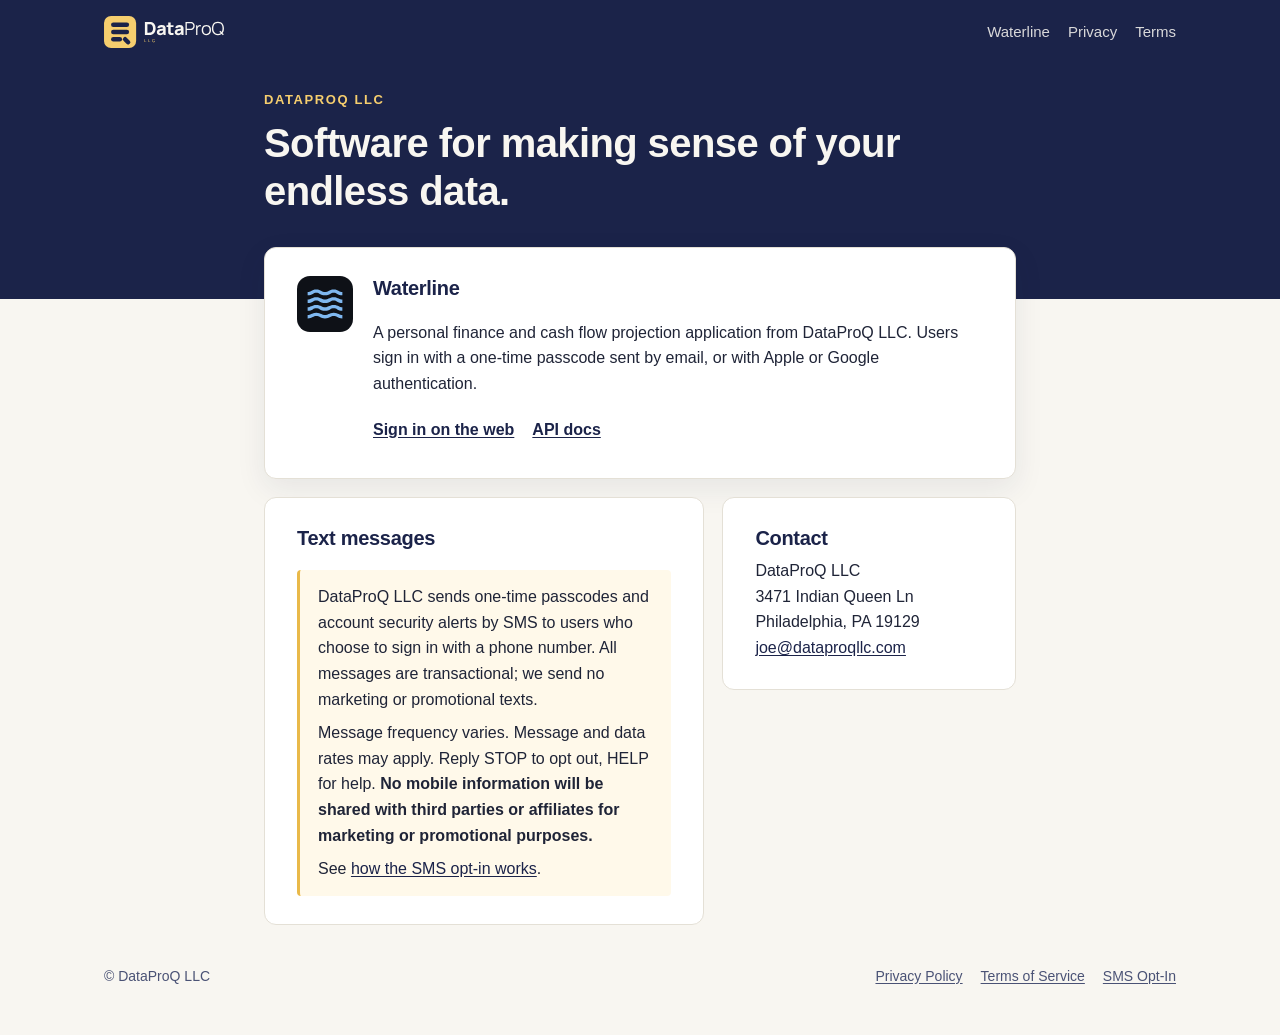
<file: index.html>
<!DOCTYPE html>
<html lang="en">
<head>
  <meta charset="utf-8">
  <meta name="viewport" content="width=device-width, initial-scale=1">
  <meta http-equiv="Content-Security-Policy" content="default-src 'none'; style-src 'self'; img-src 'self'; base-uri 'none'; form-action 'none'">
  <title>DataProQ LLC</title>
  <meta name="description" content="DataProQ LLC: software for making sense of your endless data. Makers of Waterline.">
  <meta name="theme-color" content="#1B2349">
  <link rel="icon" href="/favicon.ico" sizes="32x32">
  <link rel="icon" href="/img/brand/dataproq-icon-gold.svg" type="image/svg+xml">
  <link rel="apple-touch-icon" href="/apple-touch-icon.png">
  <link rel="stylesheet" href="/css/brand.css">
  <link rel="stylesheet" href="/css/site.css">
</head>
<body>
  <a class="skip" href="#main">Skip to the text</a>
  <header class="site-header">
    <div class="bar">
      <a class="brand" href="/" aria-label="DataProQ LLC home" aria-current="page">
        <picture>
          <source media="(max-width: 560px)" srcset="/img/brand/dataproq-icon-gold.svg">
          <img src="/img/brand/dataproq-logo-for-dark-bg.svg" alt="DataProQ LLC" width="122" height="32">
        </picture>
      </a>
      <nav class="site-nav" aria-label="DataProQ">
        <a href="/waterline/">Waterline</a>
        <a href="/privacy.html">Privacy</a>
        <a href="/terms.html">Terms</a>
      </nav>
    </div>
    <div class="page-head home-head">
      <p class="kicker">DataProQ LLC</p>
      <h1>Software for making sense of your endless data.</h1>
    </div>
  </header>

  <main id="main" class="sheet home">
    <section class="card product-card" aria-labelledby="waterline-title">
      <img class="icon" src="/img/brand/waterline-icon.svg" alt="" width="56" height="56">
      <h2 id="waterline-title">Waterline</h2>
      <p>
        A personal finance and cash flow projection application from DataProQ LLC. Users sign in with a
        one-time passcode sent by email, or with Apple or Google authentication.
      </p>
      <p class="links">
        <a href="/waterline/">Sign in on the web</a>
        <a href="/waterline/api/">API docs</a>
      </p>
    </section>

    <div class="pair">
      <section class="card" aria-labelledby="sms-title">
        <h2 id="sms-title">Text messages</h2>
        <div class="sms">
          <p>
            DataProQ LLC sends one-time passcodes and account security alerts by SMS
            to users who choose to sign in with a phone number. All messages are
            transactional; we send no marketing or promotional texts.
          </p>
          <p>
            Message frequency varies. Message and data rates may apply. Reply STOP to
            opt out, HELP for help. <strong>No mobile information will be shared with
            third parties or affiliates for marketing or promotional purposes.</strong>
          </p>
          <p>
            See <a href="/sms-opt-in.html">how the SMS opt-in works</a>.
          </p>
        </div>
      </section>

      <section class="card" aria-labelledby="contact-title">
        <h2 id="contact-title">Contact</h2>
        <address>
          DataProQ LLC<br>
          <!-- Replace with your registered business address -->
          3471 Indian Queen Ln<br>
          Philadelphia, PA 19129<br>
          <a href="mailto:joe@dataproqllc.com">joe@dataproqllc.com</a>
        </address>
      </section>
    </div>
  </main>

  <footer class="site-footer">
    <span>&copy; DataProQ LLC</span>
    <span class="spacer"></span>
    <a href="/privacy.html">Privacy Policy</a>
    <a href="/terms.html">Terms of Service</a>
    <a href="/sms-opt-in.html">SMS Opt-In</a>
  </footer>
</body>
</html>
</file>
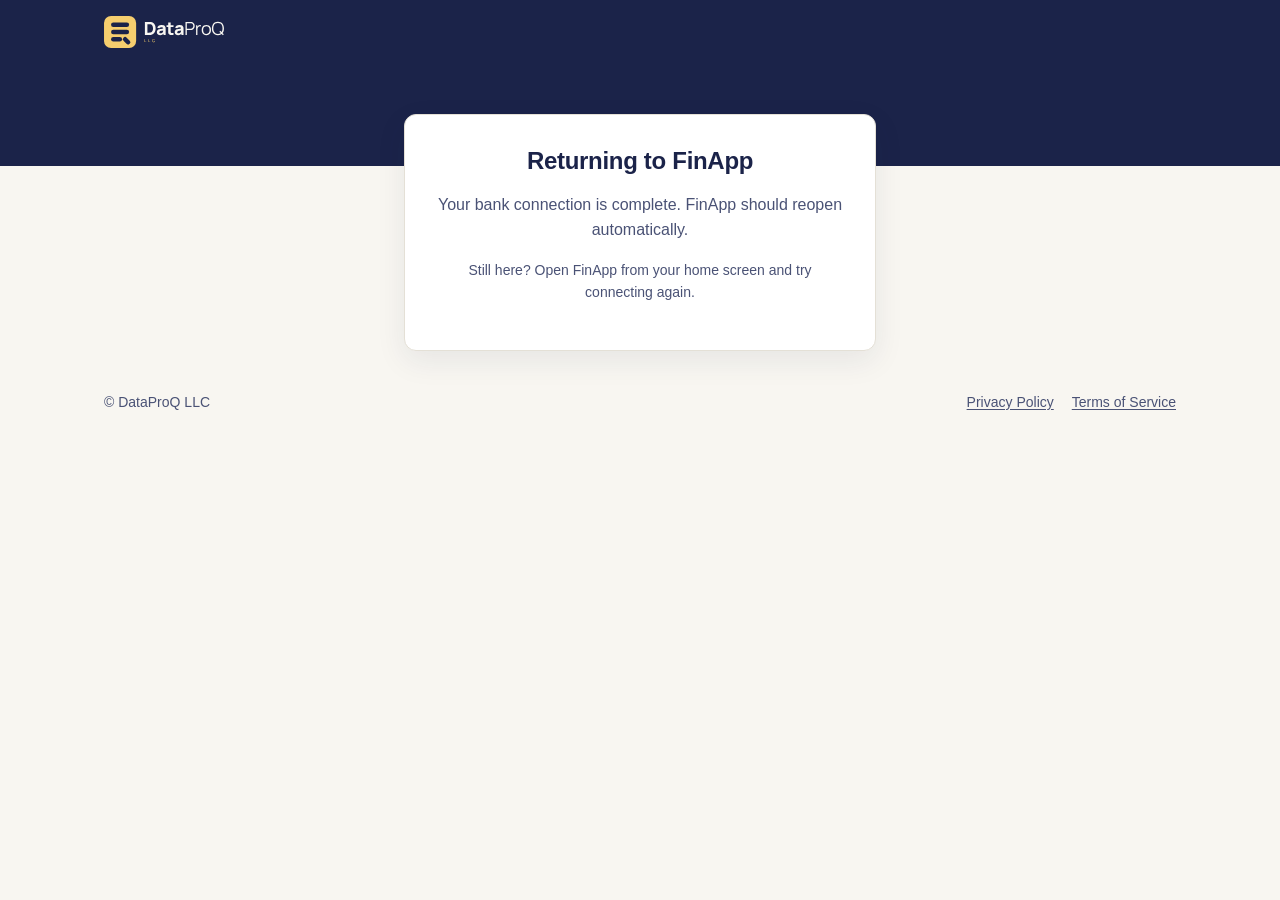
<file: plaid/oauth/index.html>
<!DOCTYPE html>
<html lang="en">
<head>
  <meta charset="utf-8">
  <meta name="viewport" content="width=device-width, initial-scale=1">
  <meta http-equiv="Content-Security-Policy" content="default-src 'none'; style-src 'self'; img-src 'self'; base-uri 'none'; form-action 'none'">
  <meta name="robots" content="noindex">
  <title>Returning to FinApp — DataProQ LLC</title>
  <meta name="theme-color" content="#1B2349">
  <link rel="icon" href="/favicon.ico" sizes="32x32">
  <link rel="icon" href="/img/brand/dataproq-icon-gold.svg" type="image/svg+xml">
  <link rel="apple-touch-icon" href="/apple-touch-icon.png">
  <link rel="stylesheet" href="/css/brand.css">
  <link rel="stylesheet" href="/css/site.css">
</head>
<body>
  <header class="site-header">
    <div class="bar">
      <a class="brand" href="/" aria-label="DataProQ LLC home">
        <picture>
          <source media="(max-width: 560px)" srcset="/img/brand/dataproq-icon-gold.svg">
          <img src="/img/brand/dataproq-logo-for-dark-bg.svg" alt="DataProQ LLC" width="122" height="32">
        </picture>
      </a>
    </div>
    <div class="page-head"></div>
  </header>

  <main class="sheet notice">
    <div class="card">
      <h1>Returning to FinApp</h1>
      <p>Your bank connection is complete. FinApp should reopen automatically.</p>
      <p class="muted">
        Still here? Open FinApp from your home screen and try connecting again.
      </p>
    </div>
  </main>

  <footer class="site-footer">
    <span>&copy; DataProQ LLC</span>
    <span class="spacer"></span>
    <a href="/privacy.html">Privacy Policy</a>
    <a href="/terms.html">Terms of Service</a>
  </footer>
</body>
</html>
</file>
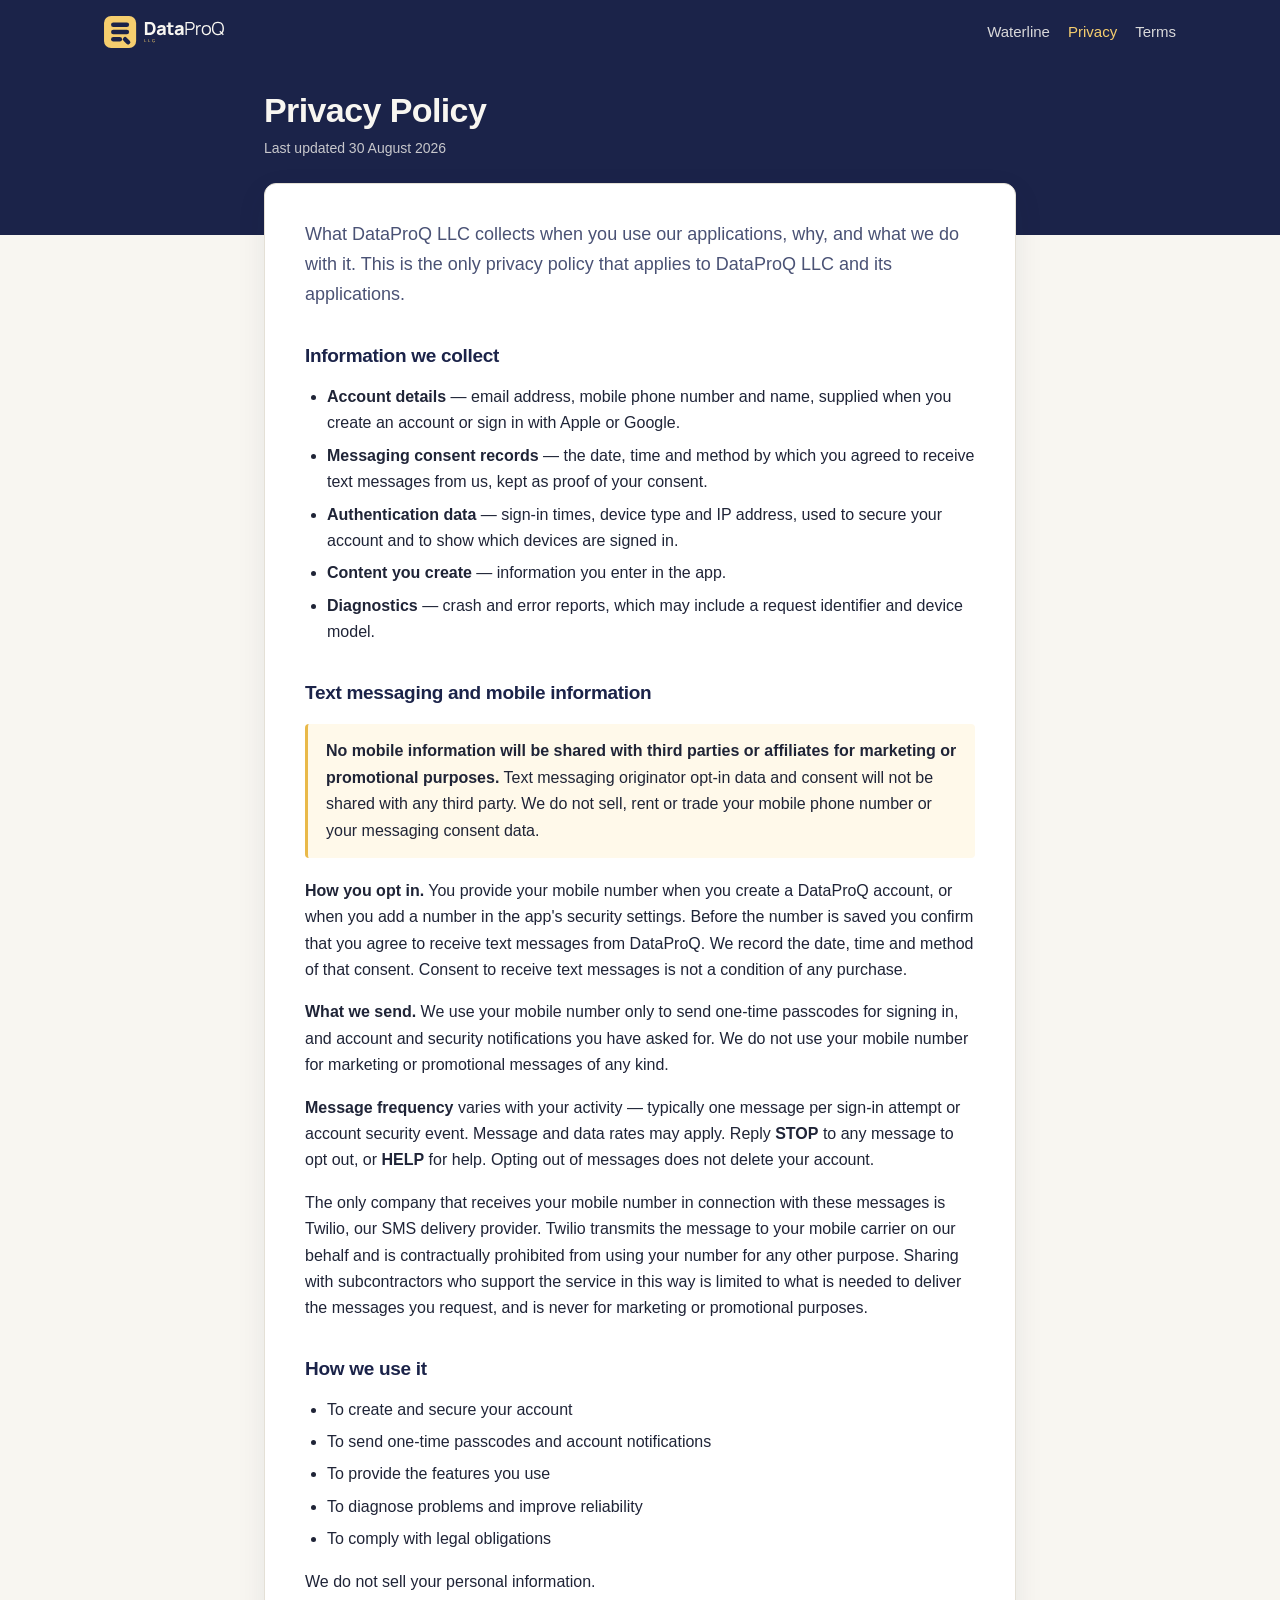
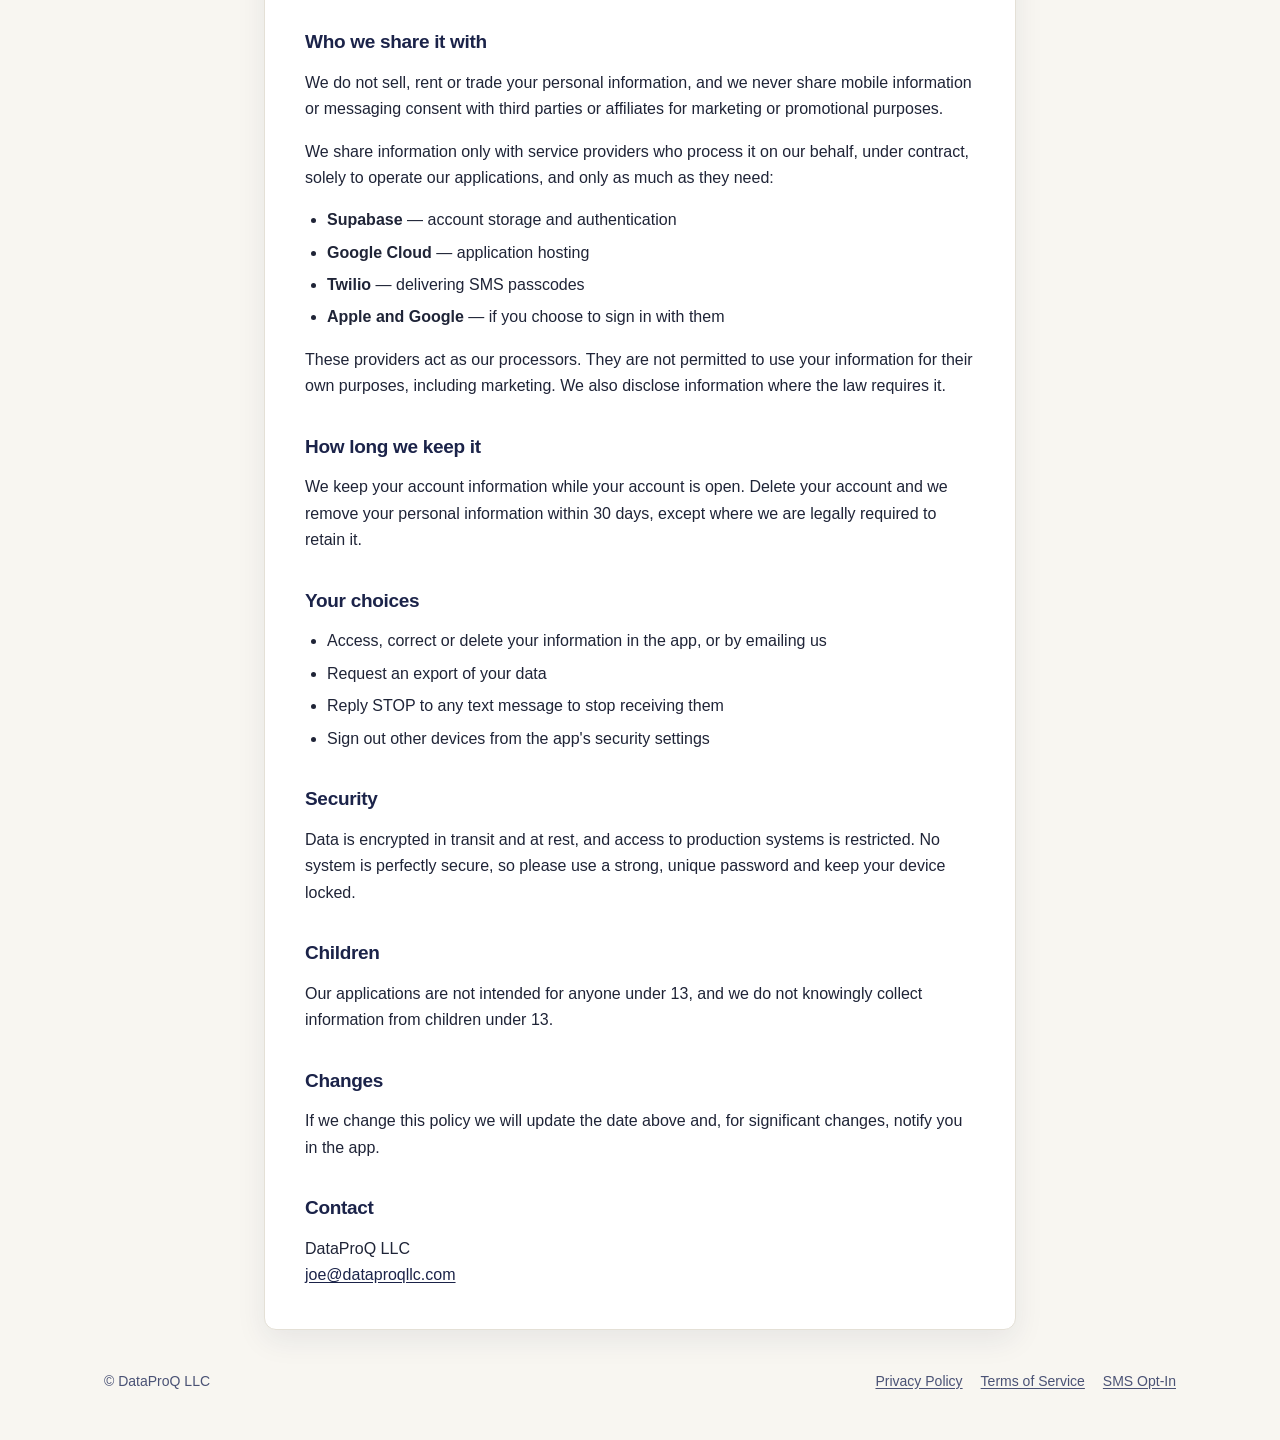
<file: privacy.html>
<!DOCTYPE html>
<html lang="en">
<head>
  <meta charset="utf-8">
  <meta name="viewport" content="width=device-width, initial-scale=1">
  <title>Privacy Policy — DataProQ LLC</title>
  <meta http-equiv="Content-Security-Policy" content="default-src 'none'; style-src 'self'; img-src 'self'; base-uri 'none'; form-action 'none'">
  <meta name="theme-color" content="#1B2349">
  <link rel="icon" href="/favicon.ico" sizes="32x32">
  <link rel="icon" href="/img/brand/dataproq-icon-gold.svg" type="image/svg+xml">
  <link rel="apple-touch-icon" href="/apple-touch-icon.png">
  <link rel="stylesheet" href="/css/brand.css">
  <link rel="stylesheet" href="/css/site.css">
</head>
<body>
  <a class="skip" href="#main">Skip to the text</a>
  <header class="site-header">
    <div class="bar">
      <a class="brand" href="/" aria-label="DataProQ LLC home">
        <picture>
          <source media="(max-width: 560px)" srcset="/img/brand/dataproq-icon-gold.svg">
          <img src="/img/brand/dataproq-logo-for-dark-bg.svg" alt="DataProQ LLC" width="122" height="32">
        </picture>
      </a>
      <nav class="site-nav" aria-label="DataProQ">
        <a href="/waterline/">Waterline</a>
        <a href="/privacy.html" aria-current="page">Privacy</a>
        <a href="/terms.html">Terms</a>
      </nav>
    </div>
    <div class="page-head">
      <h1>Privacy Policy</h1>
      <p class="updated">Last updated 30 August 2026</p>
    </div>
  </header>

  <main id="main" class="sheet">
    <article class="card doc">

      <p class="lede">
        What DataProQ LLC collects when you use our applications, why, and what we
        do with it. This is the only privacy policy that applies to DataProQ LLC and
        its applications.
      </p>

      <h2>Information we collect</h2>
      <ul>
        <li><strong>Account details</strong> — email address, mobile phone number and
            name, supplied when you create an account or sign in with Apple or Google.</li>
        <li><strong>Messaging consent records</strong> — the date, time and method by
            which you agreed to receive text messages from us, kept as proof of your
            consent.</li>
        <li><strong>Authentication data</strong> — sign-in times, device type and IP
            address, used to secure your account and to show which devices are signed in.</li>
        <li><strong>Content you create</strong> — information you enter in the app.</li>
        <li><strong>Diagnostics</strong> — crash and error reports, which may include a
            request identifier and device model.</li>
      </ul>

      <h2>Text messaging and mobile information</h2>

      <div class="sms">
        <p><strong>No mobile information will be shared with third parties or
        affiliates for marketing or promotional purposes.</strong> Text messaging
        originator opt-in data and consent will not be shared with any third party.
        We do not sell, rent or trade your mobile phone number or your messaging
        consent data.</p>
      </div>

      <p>
        <strong>How you opt in.</strong> You provide your mobile number when you
        create a DataProQ account, or when you add a number in the app's security
        settings. Before the number is saved you confirm that you agree to receive
        text messages from DataProQ. We record the date, time and method of that
        consent. Consent to receive text messages is not a condition of any purchase.
      </p>

      <p>
        <strong>What we send.</strong> We use your mobile number only to send
        one-time passcodes for signing in, and account and security notifications you
        have asked for. We do not use your mobile number for marketing or promotional
        messages of any kind.
      </p>

      <p>
        <strong>Message frequency</strong> varies with your activity — typically one
        message per sign-in attempt or account security event. Message and data rates
        may apply. Reply <strong>STOP</strong> to any message to opt out, or
        <strong>HELP</strong> for help. Opting out of messages does not delete your
        account.
      </p>

      <p>
        The only company that receives your mobile number in connection with these
        messages is Twilio, our SMS delivery provider. Twilio transmits the message to
        your mobile carrier on our behalf and is contractually prohibited from using
        your number for any other purpose. Sharing with subcontractors who support the
        service in this way is limited to what is needed to deliver the messages you
        request, and is never for marketing or promotional purposes.
      </p>

      <h2>How we use it</h2>
      <ul>
        <li>To create and secure your account</li>
        <li>To send one-time passcodes and account notifications</li>
        <li>To provide the features you use</li>
        <li>To diagnose problems and improve reliability</li>
        <li>To comply with legal obligations</li>
      </ul>
      <p>We do not sell your personal information.</p>

      <h2>Who we share it with</h2>
      <p>
        We do not sell, rent or trade your personal information, and we never share
        mobile information or messaging consent with third parties or affiliates for
        marketing or promotional purposes.
      </p>
      <p>
        We share information only with service providers who process it on our behalf,
        under contract, solely to operate our applications, and only as much as they
        need:
      </p>
      <ul>
        <li><strong>Supabase</strong> — account storage and authentication</li>
        <li><strong>Google Cloud</strong> — application hosting</li>
        <li><strong>Twilio</strong> — delivering SMS passcodes</li>
        <li><strong>Apple and Google</strong> — if you choose to sign in with them</li>
      </ul>
      <p>
        These providers act as our processors. They are not permitted to use your
        information for their own purposes, including marketing. We also disclose
        information where the law requires it.
      </p>

      <h2>How long we keep it</h2>
      <p>
        We keep your account information while your account is open. Delete your
        account and we remove your personal information within 30 days, except where
        we are legally required to retain it.
      </p>

      <h2>Your choices</h2>
      <ul>
        <li>Access, correct or delete your information in the app, or by emailing us</li>
        <li>Request an export of your data</li>
        <li>Reply STOP to any text message to stop receiving them</li>
        <li>Sign out other devices from the app's security settings</li>
      </ul>

      <h2>Security</h2>
      <p>
        Data is encrypted in transit and at rest, and access to production systems is
        restricted. No system is perfectly secure, so please use a strong, unique
        password and keep your device locked.
      </p>

      <h2>Children</h2>
      <p>
        Our applications are not intended for anyone under 13, and we do not
        knowingly collect information from children under 13.
      </p>

      <h2>Changes</h2>
      <p>
        If we change this policy we will update the date above and, for significant
        changes, notify you in the app.
      </p>

      <h2>Contact</h2>
      <p>
        DataProQ LLC<br>
        <a href="mailto:joe@dataproqllc.com">joe@dataproqllc.com</a>
      </p>

    </article>
  </main>

  <footer class="site-footer">
    <span>&copy; DataProQ LLC</span>
    <span class="spacer"></span>
    <a href="/privacy.html">Privacy Policy</a>
    <a href="/terms.html">Terms of Service</a>
    <a href="/sms-opt-in.html">SMS Opt-In</a>
  </footer>
</body>
</html>
</file>
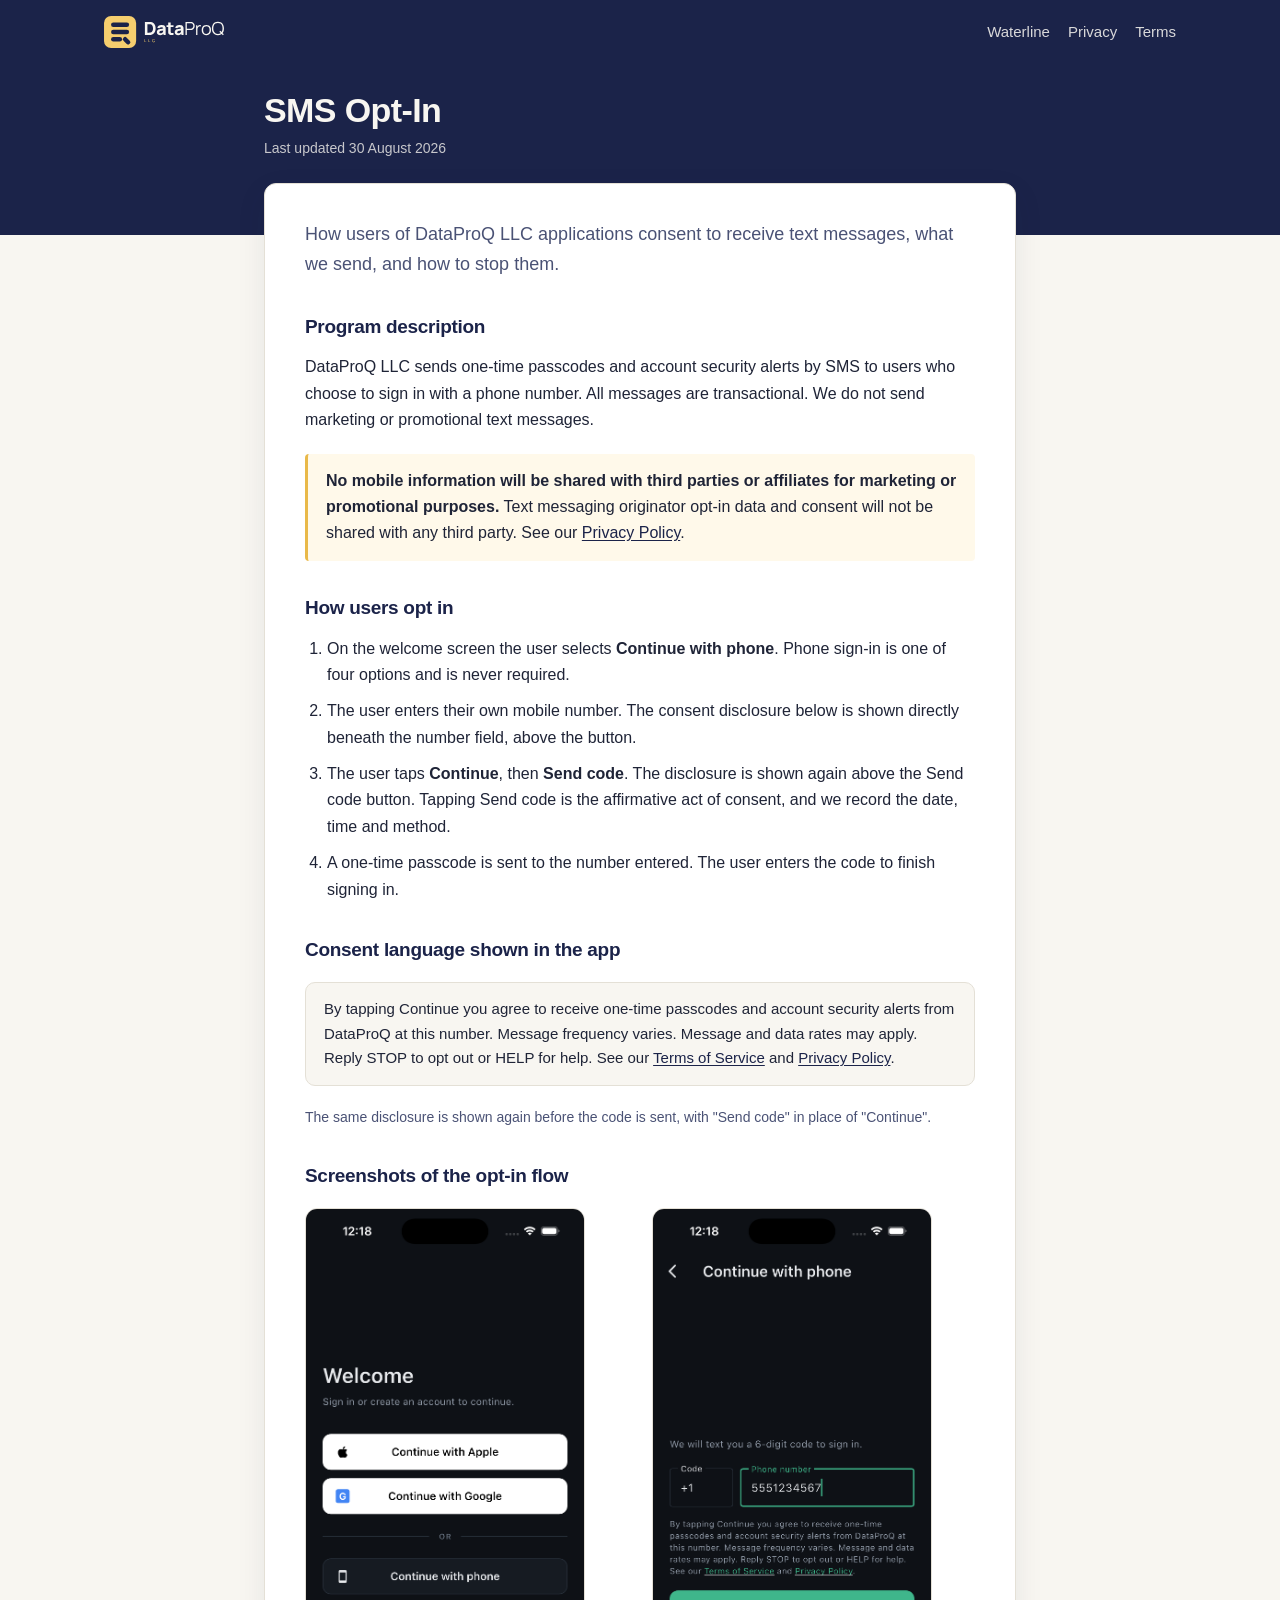
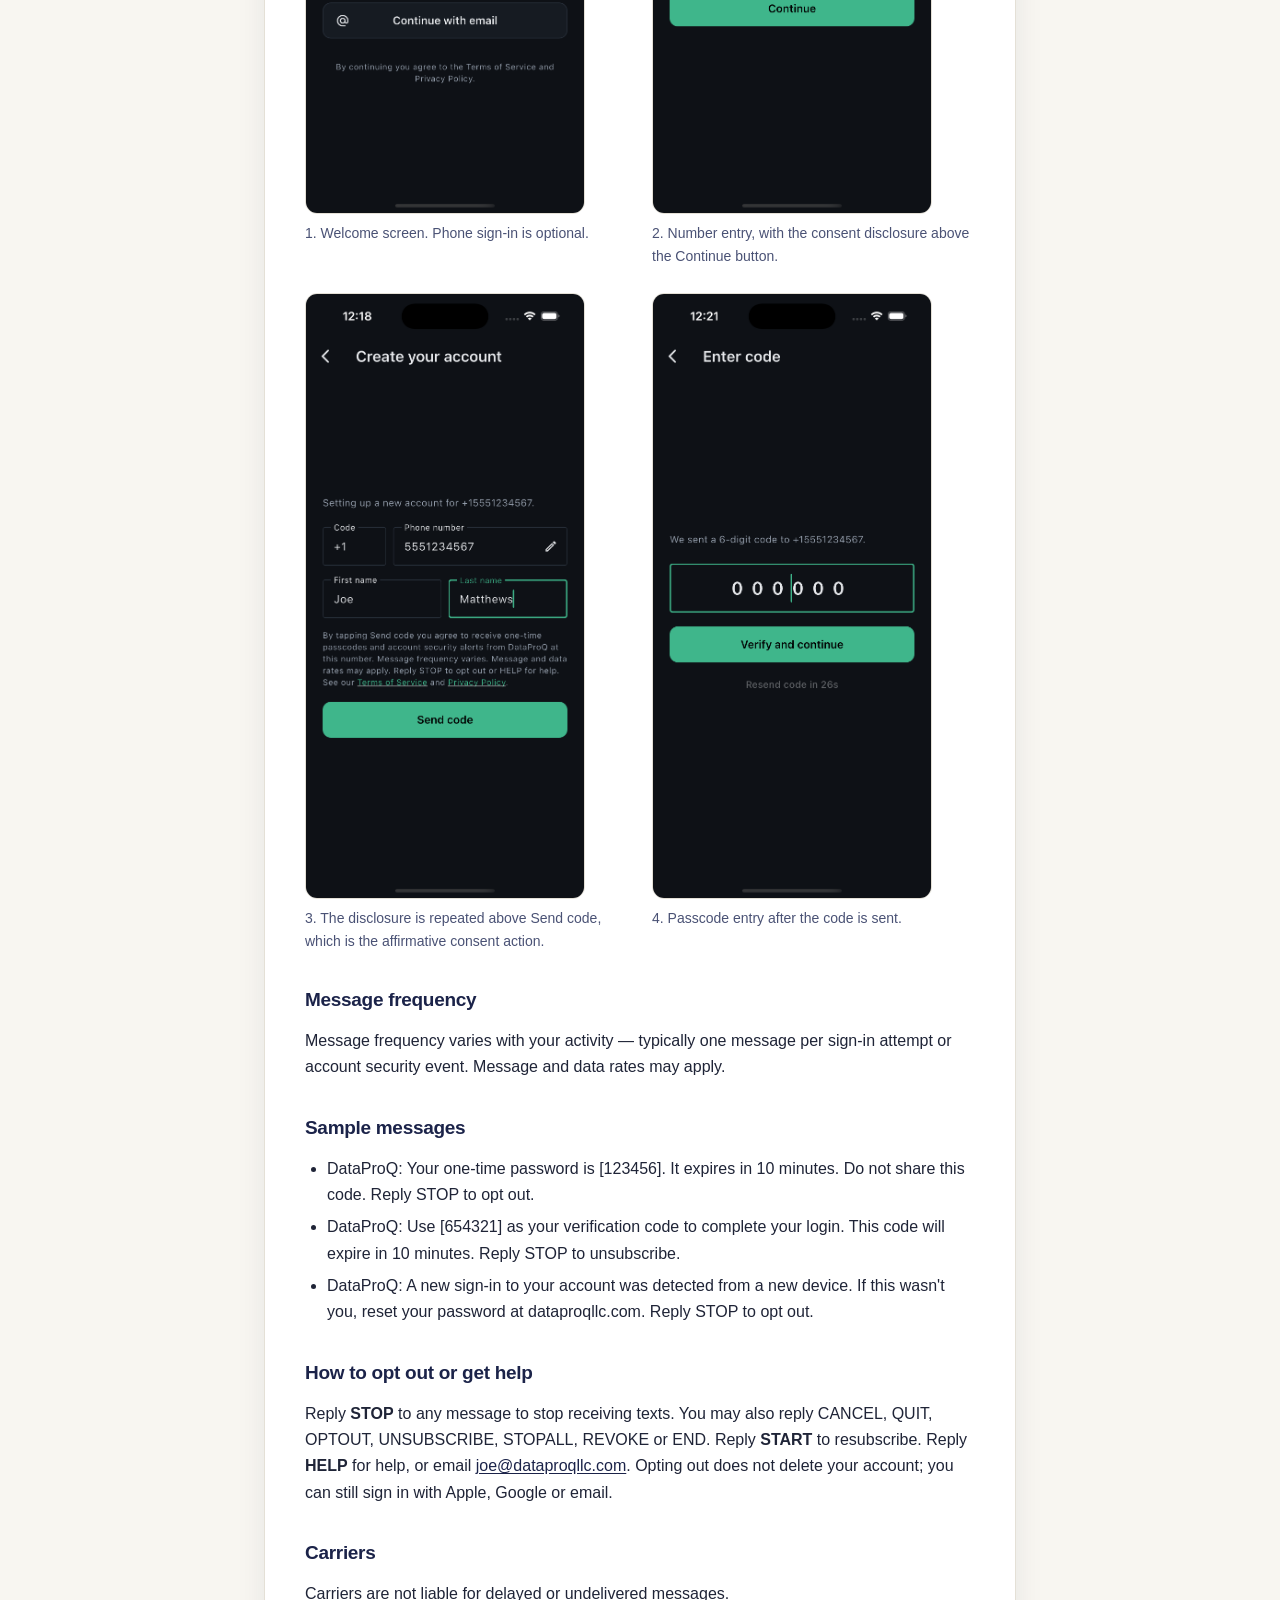
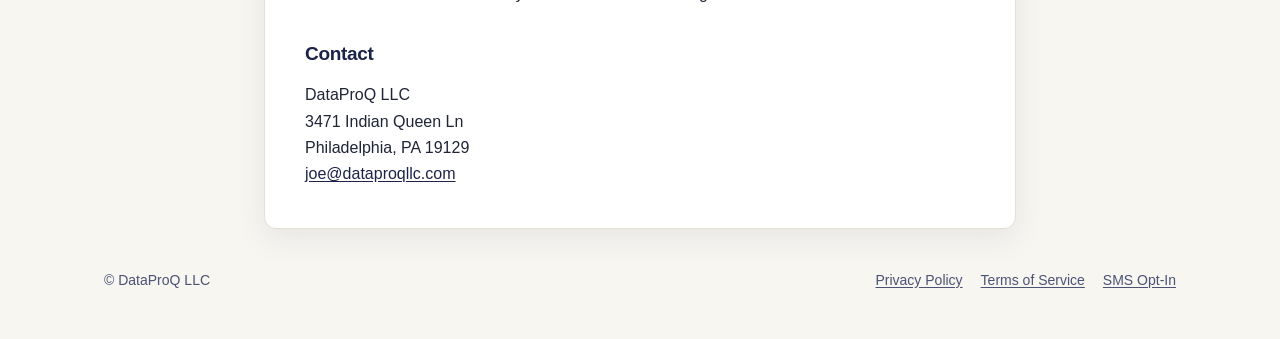
<file: sms-opt-in.html>
<!DOCTYPE html>
<html lang="en">
<head>
  <meta charset="utf-8">
  <meta name="viewport" content="width=device-width, initial-scale=1">
  <title>SMS Opt-In — DataProQ LLC</title>
  <meta http-equiv="Content-Security-Policy" content="default-src 'none'; style-src 'self'; img-src 'self'; base-uri 'none'; form-action 'none'">
  <meta name="theme-color" content="#1B2349">
  <link rel="icon" href="/favicon.ico" sizes="32x32">
  <link rel="icon" href="/img/brand/dataproq-icon-gold.svg" type="image/svg+xml">
  <link rel="apple-touch-icon" href="/apple-touch-icon.png">
  <link rel="stylesheet" href="/css/brand.css">
  <link rel="stylesheet" href="/css/site.css">
</head>
<body>
  <a class="skip" href="#main">Skip to the text</a>
  <header class="site-header">
    <div class="bar">
      <a class="brand" href="/" aria-label="DataProQ LLC home">
        <picture>
          <source media="(max-width: 560px)" srcset="/img/brand/dataproq-icon-gold.svg">
          <img src="/img/brand/dataproq-logo-for-dark-bg.svg" alt="DataProQ LLC" width="122" height="32">
        </picture>
      </a>
      <nav class="site-nav" aria-label="DataProQ">
        <a href="/waterline/">Waterline</a>
        <a href="/privacy.html">Privacy</a>
        <a href="/terms.html">Terms</a>
      </nav>
    </div>
    <div class="page-head">
      <h1>SMS Opt-In</h1>
      <p class="updated">Last updated 30 August 2026</p>
    </div>
  </header>

  <main id="main" class="sheet">
    <article class="card doc">

      <p class="lede">
        How users of DataProQ LLC applications consent to receive text messages,
        what we send, and how to stop them.
      </p>

      <h2>Program description</h2>
      <p>
        DataProQ LLC sends one-time passcodes and account security alerts by SMS to
        users who choose to sign in with a phone number. All messages are
        transactional. We do not send marketing or promotional text messages.
      </p>

      <div class="sms">
        <p><strong>No mobile information will be shared with third parties or
        affiliates for marketing or promotional purposes.</strong> Text messaging
        originator opt-in data and consent will not be shared with any third party.
        See our <a href="/privacy.html">Privacy Policy</a>.</p>
      </div>

      <h2>How users opt in</h2>
      <ol>
        <li>
          On the welcome screen the user selects <strong>Continue with phone</strong>.
          Phone sign-in is one of four options and is never required.
        </li>
        <li>
          The user enters their own mobile number. The consent disclosure below is
          shown directly beneath the number field, above the button.
        </li>
        <li>
          The user taps <strong>Continue</strong>, then <strong>Send code</strong>.
          The disclosure is shown again above the Send code button. Tapping Send
          code is the affirmative act of consent, and we record the date, time and
          method.
        </li>
        <li>
          A one-time passcode is sent to the number entered. The user enters the
          code to finish signing in.
        </li>
      </ol>

      <h2>Consent language shown in the app</h2>
      <div class="consent">
        By tapping Continue you agree to receive one-time passcodes and account
        security alerts from DataProQ at this number. Message frequency varies.
        Message and data rates may apply. Reply STOP to opt out or HELP for help.
        See our <a href="/terms.html">Terms of Service</a> and
        <a href="/privacy.html">Privacy Policy</a>.
      </div>
      <p class="muted">
        The same disclosure is shown again before the code is sent, with "Send code"
        in place of "Continue".
      </p>

      <h2>Screenshots of the opt-in flow</h2>

      <div class="shots">
        <figure>
          <img src="/img/optin-1-welcome.png"
               alt="Welcome screen offering Continue with Apple, Google, phone or email">
          <figcaption>1. Welcome screen. Phone sign-in is optional.</figcaption>
        </figure>

        <figure>
          <img src="/img/optin-2-phone.png"
               alt="Phone number entry with the SMS consent disclosure shown above the Continue button">
          <figcaption>2. Number entry, with the consent disclosure above the
          Continue button.</figcaption>
        </figure>

        <figure>
          <img src="/img/optin-3-send.png"
               alt="Confirmation screen repeating the SMS consent disclosure above the Send code button">
          <figcaption>3. The disclosure is repeated above Send code, which is the
          affirmative consent action.</figcaption>
        </figure>

        <figure>
          <img src="/img/optin-4-code.png"
               alt="Passcode entry screen after the one-time code has been sent">
          <figcaption>4. Passcode entry after the code is sent.</figcaption>
        </figure>
      </div>

      <h2>Message frequency</h2>
      <p>
        Message frequency varies with your activity — typically one message per
        sign-in attempt or account security event. Message and data rates may apply.
      </p>

      <h2>Sample messages</h2>
      <ul>
        <li>DataProQ: Your one-time password is [123456]. It expires in 10 minutes.
            Do not share this code. Reply STOP to opt out.</li>
        <li>DataProQ: Use [654321] as your verification code to complete your login.
            This code will expire in 10 minutes. Reply STOP to unsubscribe.</li>
        <li>DataProQ: A new sign-in to your account was detected from a new device.
            If this wasn't you, reset your password at dataproqllc.com. Reply STOP
            to opt out.</li>
      </ul>

      <h2>How to opt out or get help</h2>
      <p>
        Reply <strong>STOP</strong> to any message to stop receiving texts. You may
        also reply CANCEL, QUIT, OPTOUT, UNSUBSCRIBE, STOPALL, REVOKE or END. Reply
        <strong>START</strong> to resubscribe. Reply <strong>HELP</strong> for help,
        or email <a href="mailto:joe@dataproqllc.com">joe@dataproqllc.com</a>.
        Opting out does not delete your account; you can still sign in with Apple,
        Google or email.
      </p>

      <h2>Carriers</h2>
      <p>Carriers are not liable for delayed or undelivered messages.</p>

      <h2>Contact</h2>
      <p>
        DataProQ LLC<br>
        <!-- Replace with your registered business address -->
        3471 Indian Queen Ln<br>
        Philadelphia, PA 19129<br>
        <a href="mailto:joe@dataproqllc.com">joe@dataproqllc.com</a>
      </p>

    </article>
  </main>

  <footer class="site-footer">
    <span>&copy; DataProQ LLC</span>
    <span class="spacer"></span>
    <a href="/privacy.html">Privacy Policy</a>
    <a href="/terms.html">Terms of Service</a>
    <a href="/sms-opt-in.html">SMS Opt-In</a>
  </footer>
</body>
</html>
</file>
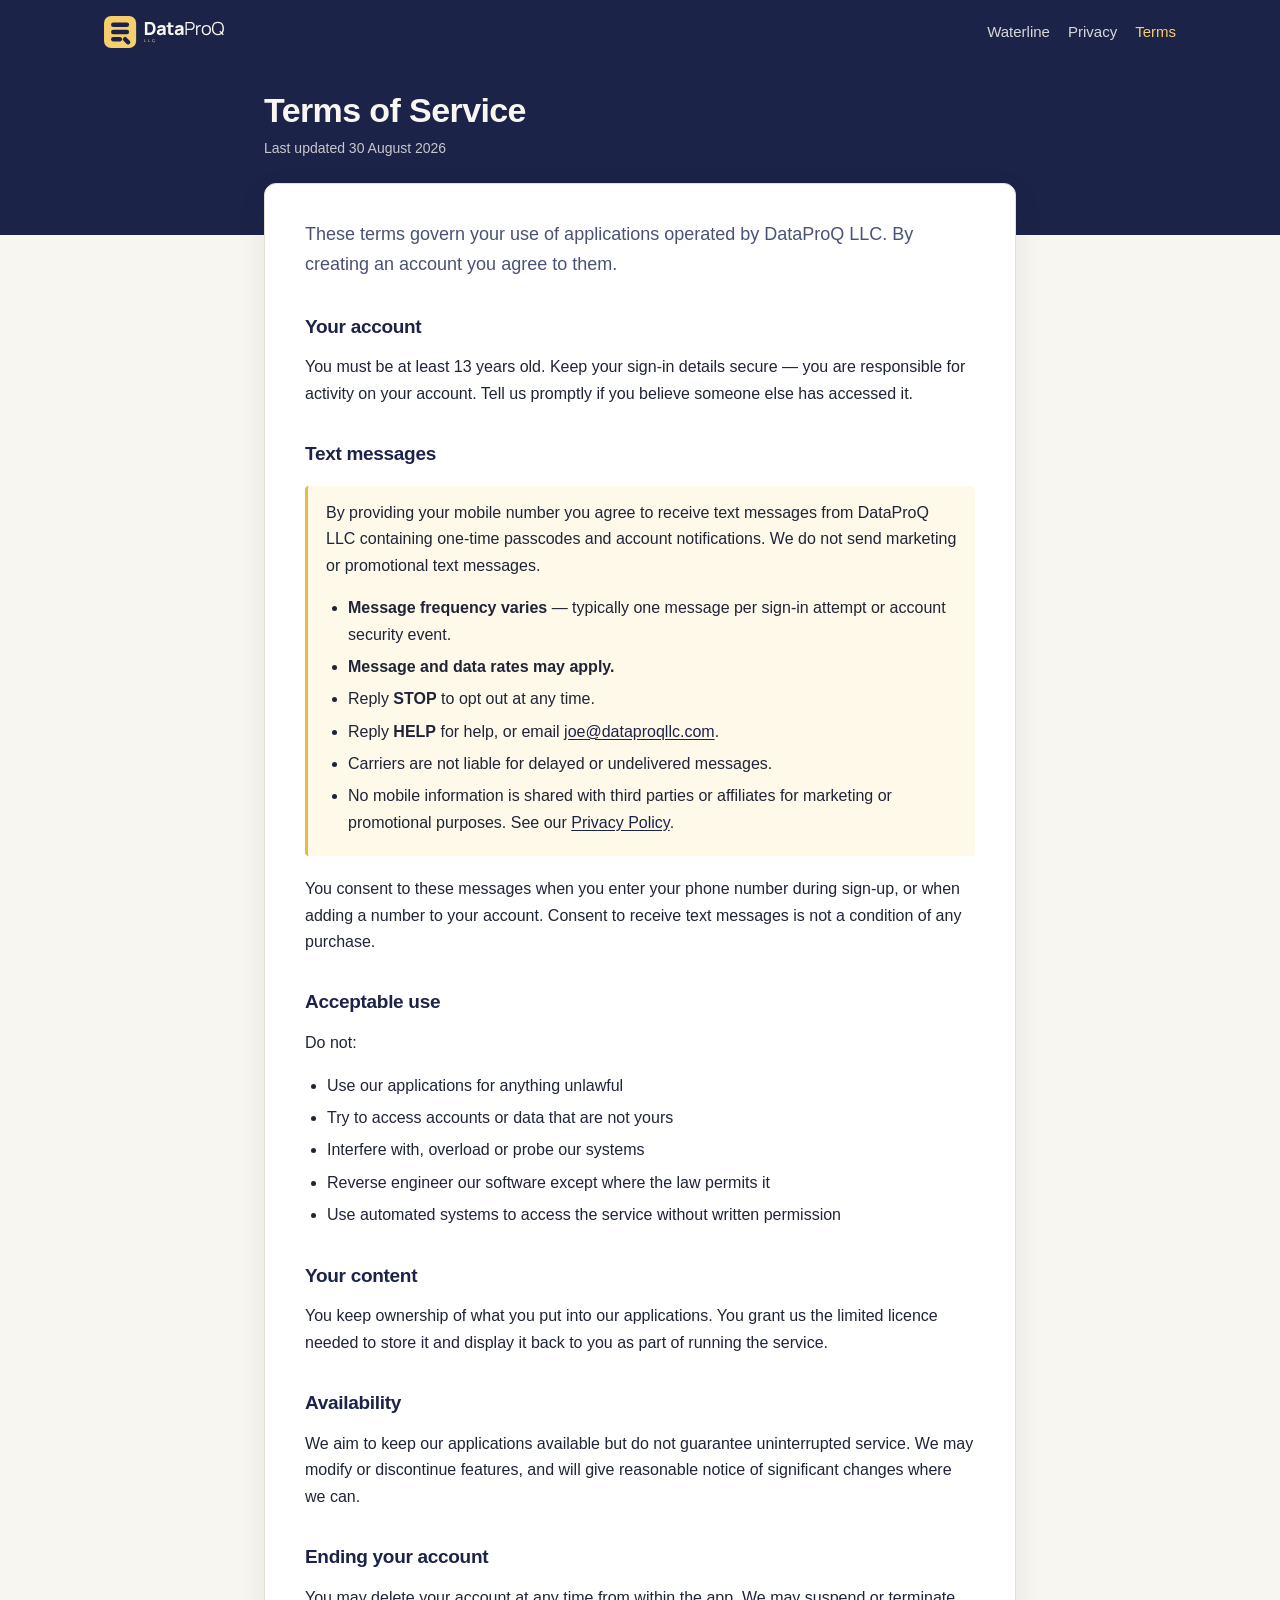
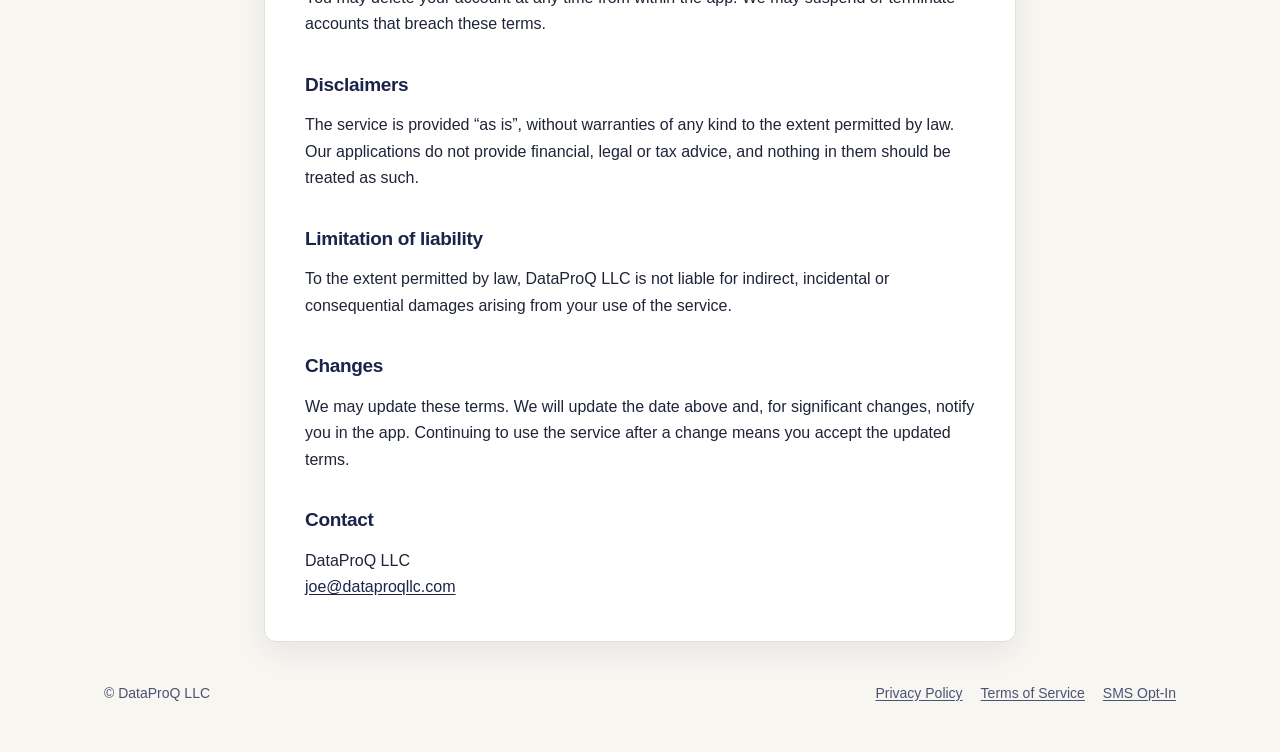
<file: terms.html>
<!DOCTYPE html>
<html lang="en">
<head>
  <meta charset="utf-8">
  <meta name="viewport" content="width=device-width, initial-scale=1">
  <title>Terms of Service — DataProQ LLC</title>
  <meta http-equiv="Content-Security-Policy" content="default-src 'none'; style-src 'self'; img-src 'self'; base-uri 'none'; form-action 'none'">
  <meta name="theme-color" content="#1B2349">
  <link rel="icon" href="/favicon.ico" sizes="32x32">
  <link rel="icon" href="/img/brand/dataproq-icon-gold.svg" type="image/svg+xml">
  <link rel="apple-touch-icon" href="/apple-touch-icon.png">
  <link rel="stylesheet" href="/css/brand.css">
  <link rel="stylesheet" href="/css/site.css">
</head>
<body>
  <a class="skip" href="#main">Skip to the text</a>
  <header class="site-header">
    <div class="bar">
      <a class="brand" href="/" aria-label="DataProQ LLC home">
        <picture>
          <source media="(max-width: 560px)" srcset="/img/brand/dataproq-icon-gold.svg">
          <img src="/img/brand/dataproq-logo-for-dark-bg.svg" alt="DataProQ LLC" width="122" height="32">
        </picture>
      </a>
      <nav class="site-nav" aria-label="DataProQ">
        <a href="/waterline/">Waterline</a>
        <a href="/privacy.html">Privacy</a>
        <a href="/terms.html" aria-current="page">Terms</a>
      </nav>
    </div>
    <div class="page-head">
      <h1>Terms of Service</h1>
      <p class="updated">Last updated 30 August 2026</p>
    </div>
  </header>

  <main id="main" class="sheet">
    <article class="card doc">

      <p class="lede">
        These terms govern your use of applications operated by DataProQ LLC. By
        creating an account you agree to them.
      </p>

      <h2>Your account</h2>
      <p>
        You must be at least 13 years old. Keep your sign-in details secure — you are
        responsible for activity on your account. Tell us promptly if you believe
        someone else has accessed it.
      </p>

      <h2>Text messages</h2>

      <div class="sms">
        <p>By providing your mobile number you agree to receive text messages from
        DataProQ LLC containing one-time passcodes and account notifications. We do
        not send marketing or promotional text messages.</p>
        <ul>
          <li><strong>Message frequency varies</strong> — typically one message per
              sign-in attempt or account security event.</li>
          <li><strong>Message and data rates may apply.</strong></li>
          <li>Reply <strong>STOP</strong> to opt out at any time.</li>
          <li>Reply <strong>HELP</strong> for help, or email
              <a href="mailto:joe@dataproqllc.com">joe@dataproqllc.com</a>.</li>
          <li>Carriers are not liable for delayed or undelivered messages.</li>
          <li>No mobile information is shared with third parties or affiliates for
              marketing or promotional purposes. See our
              <a href="/privacy.html">Privacy Policy</a>.</li>
        </ul>
      </div>

      <p>
        You consent to these messages when you enter your phone number during sign-up,
        or when adding a number to your account. Consent to receive text messages is
        not a condition of any purchase.
      </p>

      <h2>Acceptable use</h2>
      <p>Do not:</p>
      <ul>
        <li>Use our applications for anything unlawful</li>
        <li>Try to access accounts or data that are not yours</li>
        <li>Interfere with, overload or probe our systems</li>
        <li>Reverse engineer our software except where the law permits it</li>
        <li>Use automated systems to access the service without written permission</li>
      </ul>

      <h2>Your content</h2>
      <p>
        You keep ownership of what you put into our applications. You grant us the
        limited licence needed to store it and display it back to you as part of
        running the service.
      </p>

      <h2>Availability</h2>
      <p>
        We aim to keep our applications available but do not guarantee uninterrupted
        service. We may modify or discontinue features, and will give reasonable
        notice of significant changes where we can.
      </p>

      <h2>Ending your account</h2>
      <p>
        You may delete your account at any time from within the app. We may suspend or
        terminate accounts that breach these terms.
      </p>

      <h2>Disclaimers</h2>
      <p>
        The service is provided &ldquo;as is&rdquo;, without warranties of any kind to
        the extent permitted by law. Our applications do not provide financial, legal
        or tax advice, and nothing in them should be treated as such.
      </p>

      <h2>Limitation of liability</h2>
      <p>
        To the extent permitted by law, DataProQ LLC is not liable for indirect,
        incidental or consequential damages arising from your use of the service.
      </p>

      <h2>Changes</h2>
      <p>
        We may update these terms. We will update the date above and, for significant
        changes, notify you in the app. Continuing to use the service after a change
        means you accept the updated terms.
      </p>

      <h2>Contact</h2>
      <p>
        DataProQ LLC<br>
        <a href="mailto:joe@dataproqllc.com">joe@dataproqllc.com</a>
      </p>

    </article>
  </main>

  <footer class="site-footer">
    <span>&copy; DataProQ LLC</span>
    <span class="spacer"></span>
    <a href="/privacy.html">Privacy Policy</a>
    <a href="/terms.html">Terms of Service</a>
    <a href="/sms-opt-in.html">SMS Opt-In</a>
  </footer>
</body>
</html>
</file>
<file: css/brand.css>
/* DataProQ brand: colors, type, and the header and footer every page shares.
   Navy and gold from the logo; off-white "paper" for pages. Products (like
   Waterline) keep their own accent next to the DataProQ mark. */

:root {
  --navy: #1B2349;
  --navy-raised: #262F5C;
  --gold: #F6CE6E;
  --gold-deep: #E9B949;
  --paper: #F8F6F1;
  --card: #FFFFFF;
  --ink: #1F2437;
  --slate: #4A5275;
  --line: #E4E0D6;
  --water: #7FB8F0;          /* Waterline's waves */
  --ok: #1A6B4F;
  --warn: #9A5B05;
  --danger: #B42318;

  --font: -apple-system, BlinkMacSystemFont, "Segoe UI", Roboto, "Helvetica Neue", Arial, sans-serif;
  --mono: ui-monospace, SFMono-Regular, Menlo, Consolas, "Liberation Mono", monospace;
  --radius: 12px;
  --gutter: 24px;
}

*, *::before, *::after { box-sizing: border-box; }

html { -webkit-text-size-adjust: 100%; }

body {
  margin: 0;
  font-family: var(--font);
  font-size: 16px;
  line-height: 1.6;
  color: var(--ink);
  background: var(--paper);
}

h1, h2, h3 { color: var(--navy); line-height: 1.2; letter-spacing: -0.3px; }
a { color: var(--navy); text-underline-offset: 2px; }
a:hover { color: var(--navy-raised); }
code, pre, kbd { font-family: var(--mono); font-size: 0.92em; }
[hidden] { display: none !important; }

:focus-visible { outline: 3px solid var(--gold); outline-offset: 2px; border-radius: 4px; }

.skip {
  position: absolute; left: -9999px; top: 8px;
  background: var(--gold); color: var(--navy); padding: 8px 12px; border-radius: 8px; z-index: 10;
}
.skip:focus { left: 8px; }

/* ---- Header ------------------------------------------------------------ */

.site-header { background: var(--navy); color: var(--paper); }
.site-header .bar {
  max-width: 1120px; margin: 0 auto; padding: 14px var(--gutter);
  display: flex; align-items: center; gap: 16px; min-height: 64px;
}
.brand { display: flex; align-items: center; flex: none; }
.brand img { display: block; height: 32px; width: auto; }
.product {
  display: flex; align-items: center; gap: 8px; min-width: 0;
  padding-left: 16px; border-left: 1px solid rgba(248, 246, 241, 0.22);
  color: var(--paper); text-decoration: none; font-weight: 600; font-size: 16px;
  white-space: nowrap;
}
.product:hover { color: var(--paper); }
.product img { height: 22px; width: 22px; flex: none; }
.site-nav { margin-left: auto; display: flex; align-items: center; gap: 18px; }
.site-nav a {
  color: rgba(248, 246, 241, 0.86); text-decoration: none; font-size: 15px; font-weight: 500;
}
.site-nav a:hover, .site-nav a[aria-current="page"] { color: var(--gold); }

@media (max-width: 560px) {
  :root { --gutter: 16px; }
  .brand img { height: 30px; }
  .product { padding-left: 12px; font-size: 15px; }
  .site-nav { gap: 14px; }
}

/* ---- Footer ------------------------------------------------------------ */

.site-footer {
  max-width: 1120px; margin: 0 auto; padding: 40px var(--gutter) 48px;
  color: var(--slate); font-size: 14px;
  display: flex; flex-wrap: wrap; gap: 8px 18px; align-items: center;
}
.site-footer a { color: var(--slate); }
.site-footer .spacer { flex: 1; }
/* On a phone: the name, then the links together on the line below. */
@media (max-width: 560px) {
  .site-footer { row-gap: 4px; }
  .site-footer .spacer { flex-basis: 100%; }
}

/* ---- Pieces ------------------------------------------------------------ */

.kicker {
  color: var(--gold); font-size: 13px; font-weight: 700; letter-spacing: 1.6px;
  text-transform: uppercase; margin: 0 0 10px;
}
.muted { color: var(--slate); font-size: 14px; }

.card {
  background: var(--card); border: 1px solid var(--line); border-radius: var(--radius);
  padding: 24px;
}

.button {
  display: inline-flex; align-items: center; justify-content: center; gap: 10px;
  font: inherit; font-size: 15px; font-weight: 600; line-height: 1.2; cursor: pointer;
  padding: 12px 18px; min-height: 46px; border-radius: 10px; text-decoration: none;
  border: 1px solid var(--navy); background: var(--navy); color: var(--paper);
}
.button:hover { background: var(--navy-raised); color: var(--paper); }
.button.gold { background: var(--gold); border-color: var(--gold); color: var(--navy); }
.button.gold:hover { background: var(--gold-deep); border-color: var(--gold-deep); }
.button.plain { background: var(--card); border-color: var(--line); color: var(--ink); }
.button.plain:hover { border-color: var(--slate); }
.button:disabled { opacity: 0.55; cursor: default; }
.button.wide { width: 100%; }

.linkish {
  background: none; border: 0; padding: 0; font: inherit; font-size: 14px;
  color: var(--navy); text-decoration: underline; text-underline-offset: 2px; cursor: pointer;
}

label { display: block; font-size: 14px; font-weight: 600; margin: 16px 0 6px; color: var(--ink); }
input[type="email"], input[type="password"], input[type="text"], input[type="tel"] {
  width: 100%; font: inherit; font-size: 16px; color: var(--ink);
  padding: 11px 12px; border: 1px solid #CFCAC0; border-radius: 10px; background: var(--card);
}
input:focus { outline: 3px solid var(--gold); outline-offset: 0; border-color: var(--navy); }

.note, .warn, .error {
  border-left: 3px solid; border-radius: 4px; padding: 12px 14px; margin: 16px 0; font-size: 14px;
}
.note { border-color: var(--navy); background: #EEF0F7; color: var(--navy); }
.warn { border-color: var(--warn); background: #FFF7E6; color: #5C3A06; }
.error { border-color: var(--danger); background: #FEF3F2; color: #7A271A; }
</file>
<file: css/site.css>
/* The DataProQ pages that are mostly words (home, privacy, terms, SMS
   opt-in): brand.css's navy header with a title band, then the text on a
   white sheet over the paper page. */

.page-head { max-width: 800px; margin: 0 auto; padding: 26px var(--gutter) 76px; }
.page-head h1 { color: var(--paper); font-size: 34px; margin: 0; letter-spacing: -0.6px; }
.page-head .updated { margin: 6px 0 0; color: rgba(248, 246, 241, 0.78); font-size: 14px; }
.page-head .lede { margin: 8px 0 0; color: rgba(248, 246, 241, 0.86); font-size: 18px; max-width: 34em; }

.sheet {
  position: relative; max-width: 800px; margin: -52px auto 0; padding: 0 var(--gutter);
}
.sheet > .card { padding: 36px 40px 40px; box-shadow: 0 10px 30px rgba(27, 35, 73, 0.08); }

.doc { line-height: 1.65; }
.doc > :first-child { margin-top: 0; }
.doc > :last-child { margin-bottom: 0; }
.doc h2 { font-size: 19px; margin: 36px 0 8px; }
.doc .lede { font-size: 18px; color: var(--slate); }
.doc ul, .doc ol { padding-left: 22px; }
.doc li { margin: 6px 0; }
.doc ol li { margin: 10px 0; }
address { font-style: normal; }

/* The text-message promises: set apart so they can't be missed. */
.sms {
  border-left: 3px solid var(--gold-deep); border-radius: 4px; background: #FFF9EA;
  padding: 14px 18px; margin: 20px 0;
}
.sms p:first-child { margin-top: 0; }
.sms p:last-child, .sms ul:last-child { margin-bottom: 0; }

/* The disclosure exactly as the app shows it. */
.consent {
  border: 1px solid var(--line); border-radius: 10px; background: var(--paper);
  padding: 14px 18px; margin: 20px 0; font-size: 15px;
}

/* The opt-in screenshots, side by side where there's room. */
.shots { display: grid; grid-template-columns: repeat(auto-fill, minmax(220px, 1fr)); gap: 24px; margin: 20px 0 8px; }
.shots figure { margin: 0; }
.shots img {
  display: block; width: 100%; max-width: 280px; height: auto;
  border: 1px solid var(--line); border-radius: 12px;
}
.shots figcaption { font-size: 14px; color: var(--slate); margin-top: 8px; }

/* Home */
.home-head { padding-bottom: 84px; }
.home-head .kicker { margin-bottom: 8px; }
.home-head h1 { font-size: 40px; max-width: 16em; }
.home { display: grid; gap: 18px; }
.home .card { padding: 28px 32px; }
.home h2 { font-size: 20px; margin: 0 0 8px; }
.home p { margin: 8px 0; }
.home .sms { margin-bottom: 0; }
.product-card { display: grid; grid-template-columns: 56px minmax(0, 1fr); gap: 4px 20px; align-items: start; }
.product-card .icon { width: 56px; height: 56px; border-radius: 13px; grid-row: span 3; }
.product-card .links { display: flex; flex-wrap: wrap; gap: 8px 18px; margin-top: 8px; font-weight: 600; }
.pair { display: grid; grid-template-columns: minmax(0, 1.5fr) minmax(0, 1fr); gap: 18px; align-items: start; }

/* A short page with one message (the Plaid return). */
.notice { max-width: 520px; text-align: center; }
.notice .card { padding: 32px 28px; }
.notice h1 { font-size: 24px; margin: 0 0 10px; }
.notice p { color: var(--slate); }

@media (max-width: 760px) {
  .pair { grid-template-columns: minmax(0, 1fr); }
}
@media (max-width: 560px) {
  .page-head { padding-bottom: 68px; }
  .page-head h1 { font-size: 28px; }
  .home-head h1 { font-size: 30px; }
  .sheet { padding: 0 var(--gutter); }
  .sheet > .card, .home .card { padding: 22px 20px 24px; }
  .product-card { grid-template-columns: minmax(0, 1fr); }
  .product-card .icon { grid-row: auto; width: 48px; height: 48px; border-radius: 11px; }
  .shots { grid-template-columns: minmax(0, 1fr); justify-items: center; }
  .shots figure { max-width: 280px; }
}

@media print {
  .site-header .bar, .site-footer { display: none; }
  .site-header { background: #fff; }
  .page-head h1 { color: var(--navy); }
  .page-head .updated, .page-head .lede { color: var(--slate); }
  .page-head { padding-bottom: 12px; }
  .sheet { margin-top: 0; }
  .sheet > .card, .home .card { border: 0; box-shadow: none; padding: 0; }
}
</file>
